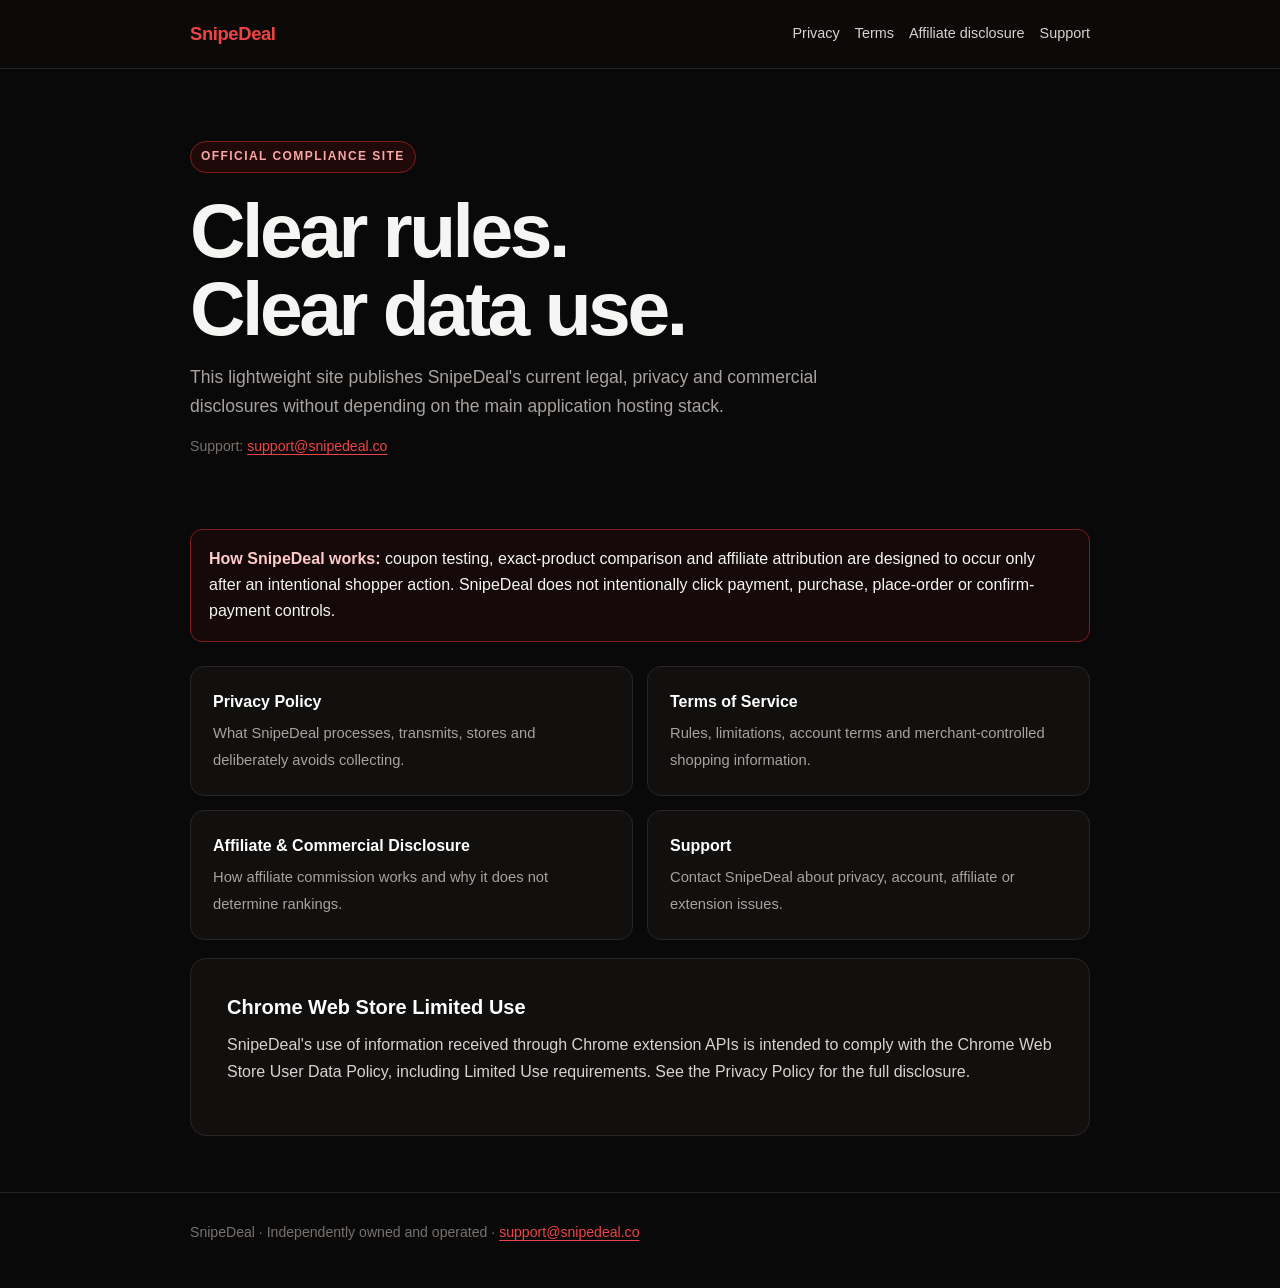
<file: index.html>
<!doctype html><html lang="en"><head><meta charset="utf-8"><meta name="viewport" content="width=device-width,initial-scale=1"><title>SnipeDeal — Legal & Support</title><meta name="description" content="Official SnipeDeal privacy, terms, affiliate disclosure and support information."><link rel="stylesheet" href="./styles.css"></head><body><header class="top"><div class="wrap nav"><a class="brand" href="./">SnipeDeal</a><nav class="links" aria-label="Legal navigation"><a href="./privacy/">Privacy</a><a href="./terms/">Terms</a><a href="./disclosure/">Affiliate disclosure</a><a href="./support/">Support</a></nav></div></header><main class="wrap"><div class="hero"><span class="eyebrow">Official compliance site</span><h1>Clear rules.<br>Clear data use.</h1><p class="lead">This lightweight site publishes SnipeDeal's current legal, privacy and commercial disclosures without depending on the main application hosting stack.</p><p class="meta">Support: <a href="mailto:support@snipedeal.co">support@snipedeal.co</a></p></div><div class="notice"><strong>How SnipeDeal works:</strong> coupon testing, exact-product comparison and affiliate attribution are designed to occur only after an intentional shopper action. SnipeDeal does not intentionally click payment, purchase, place-order or confirm-payment controls.</div><div class="grid"><a class="tile" href="./privacy/"><strong>Privacy Policy</strong><span>What SnipeDeal processes, transmits, stores and deliberately avoids collecting.</span></a><a class="tile" href="./terms/"><strong>Terms of Service</strong><span>Rules, limitations, account terms and merchant-controlled shopping information.</span></a><a class="tile" href="./disclosure/"><strong>Affiliate & Commercial Disclosure</strong><span>How affiliate commission works and why it does not determine rankings.</span></a><a class="tile" href="./support/"><strong>Support</strong><span>Contact SnipeDeal about privacy, account, affiliate or extension issues.</span></a></div><div class="card"><h2>Chrome Web Store Limited Use</h2><p>SnipeDeal's use of information received through Chrome extension APIs is intended to comply with the Chrome Web Store User Data Policy, including Limited Use requirements. See the Privacy Policy for the full disclosure.</p></div></main><footer class="footer"><div class="wrap">SnipeDeal · Independently owned and operated · <a href="mailto:support@snipedeal.co">support@snipedeal.co</a></div></footer></body></html>
</file>
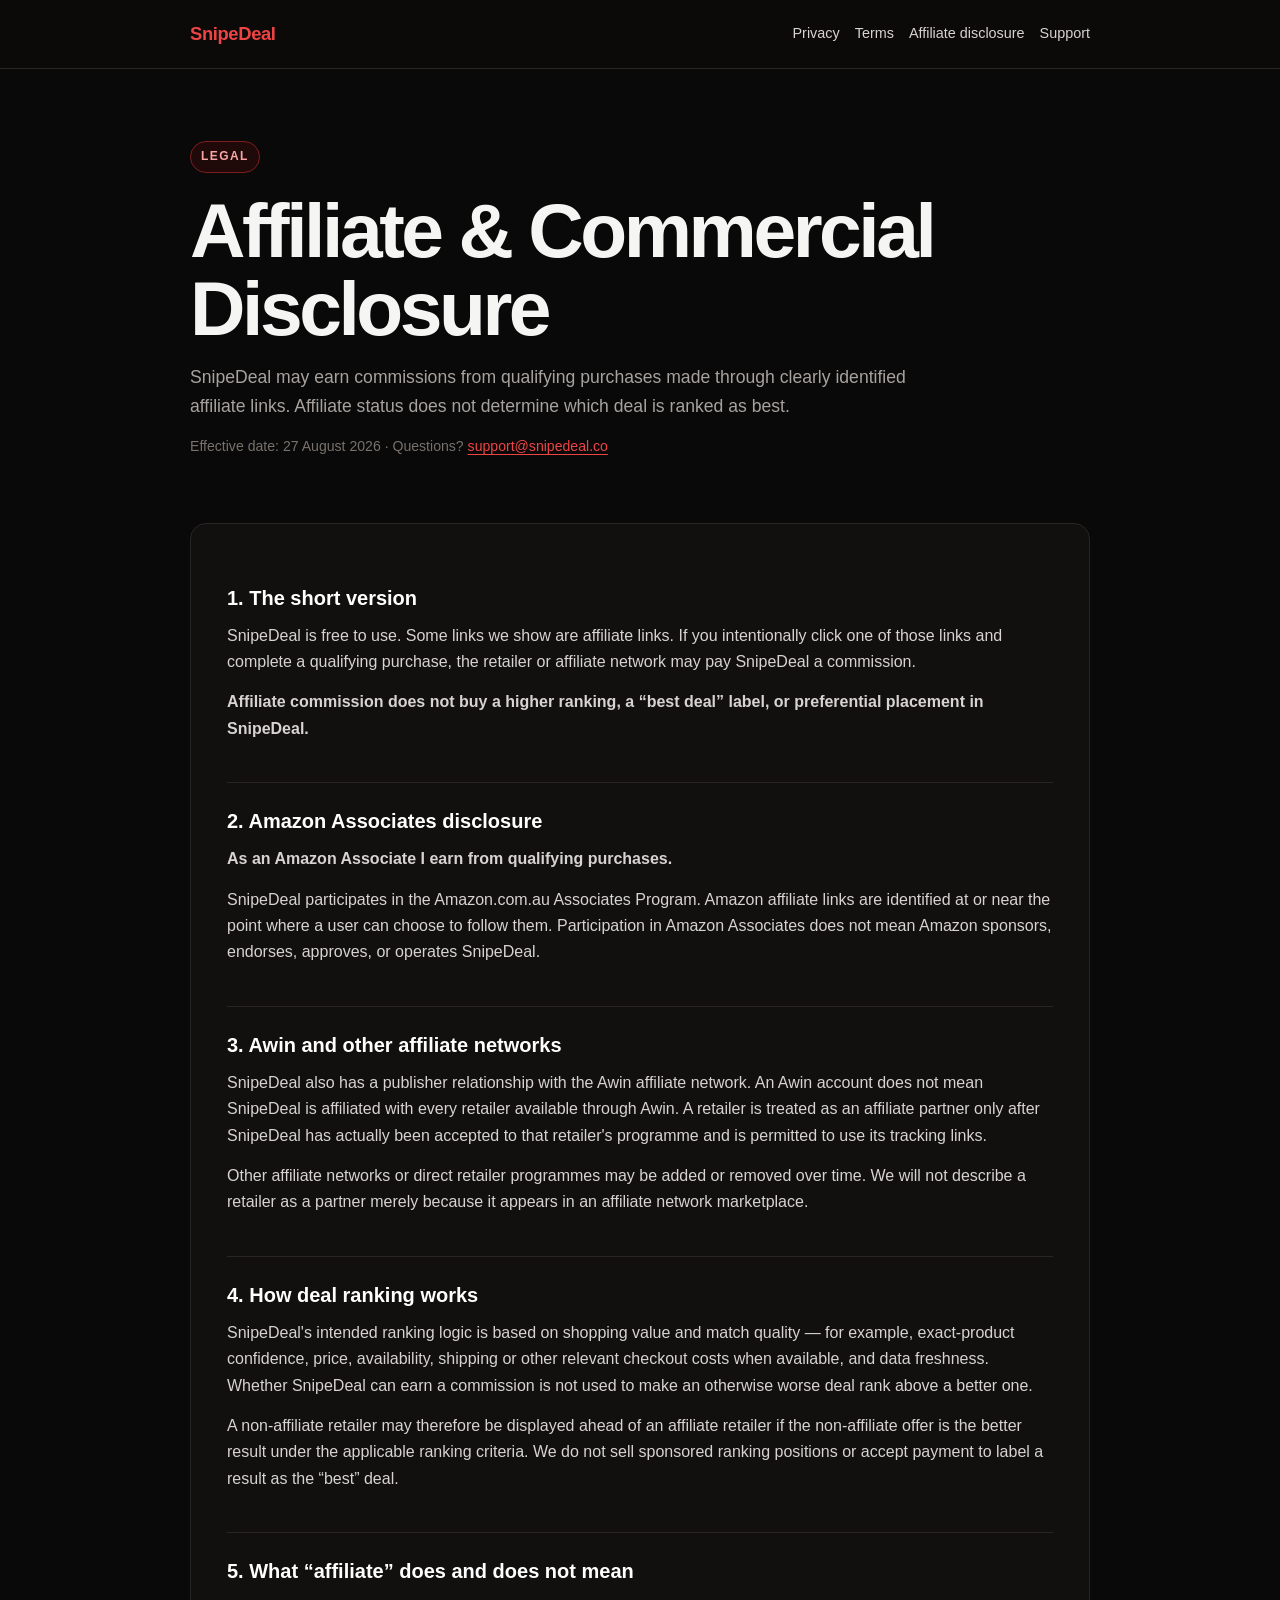
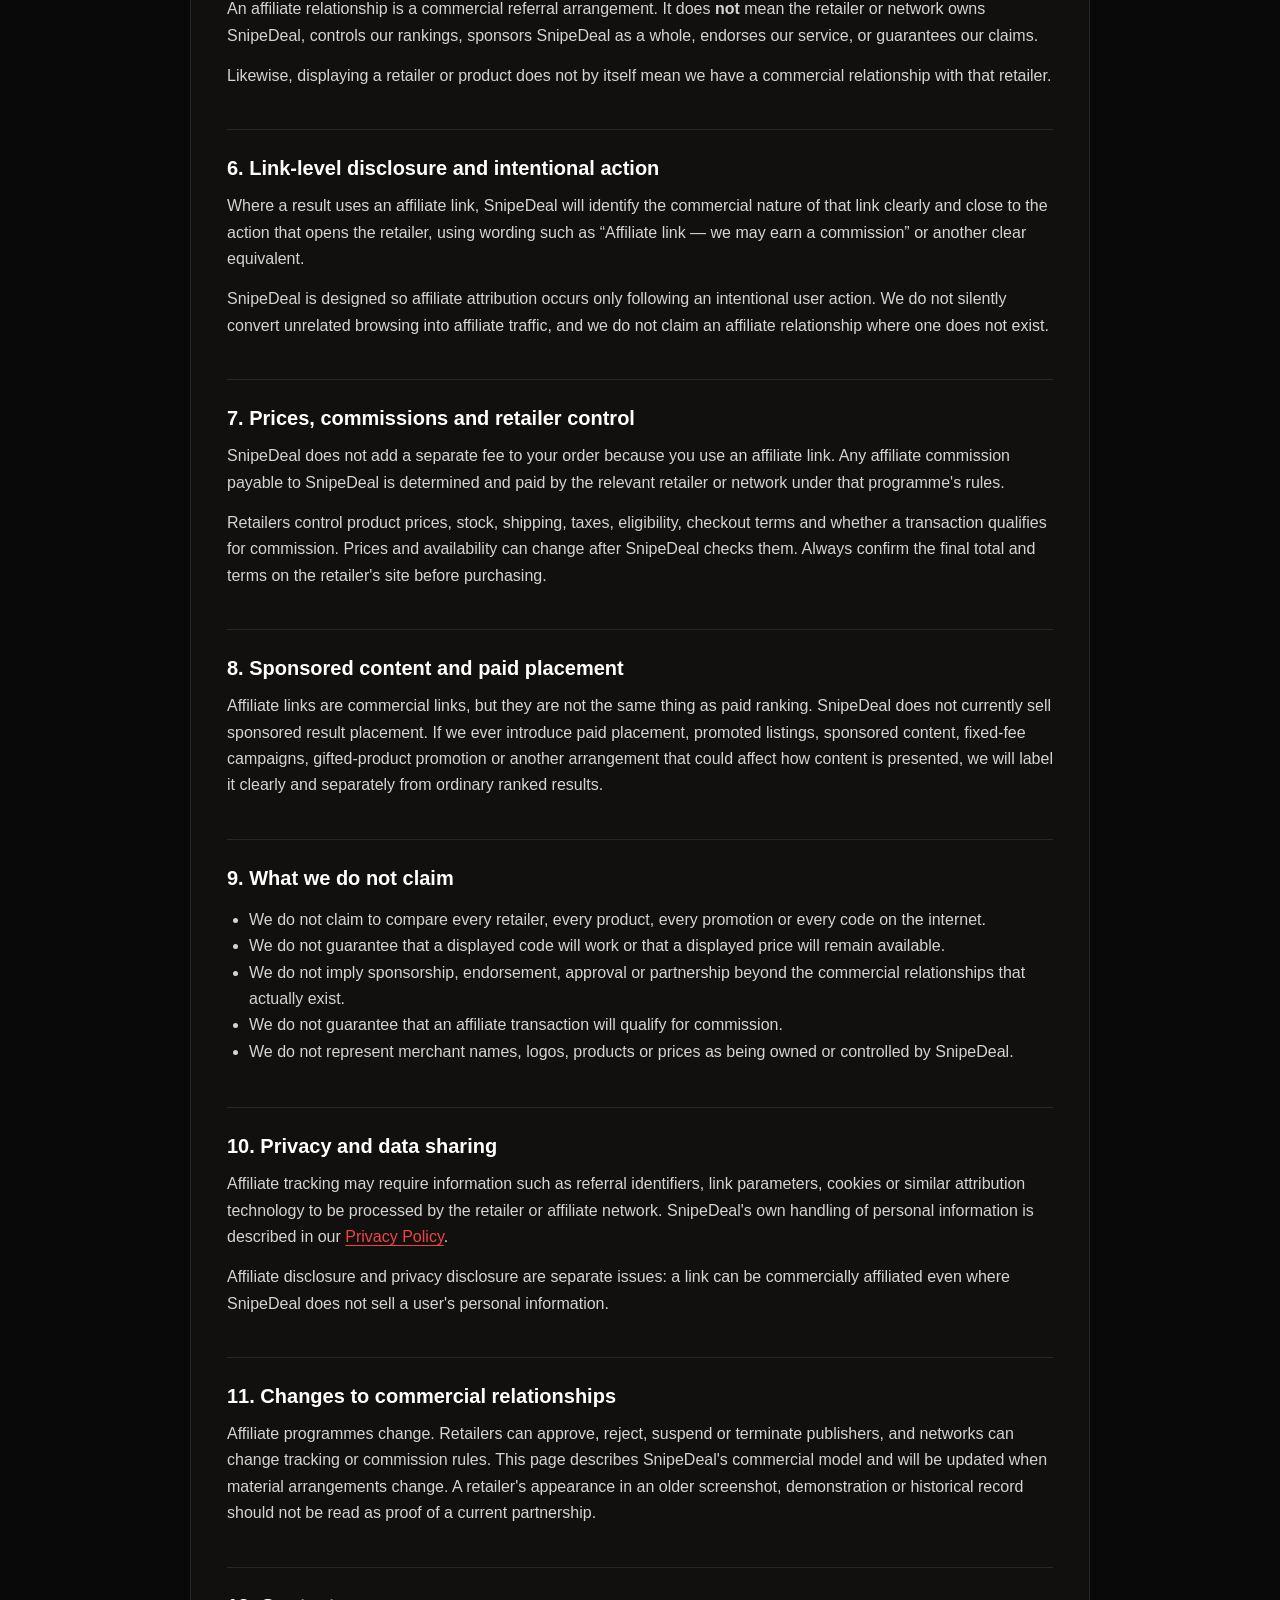
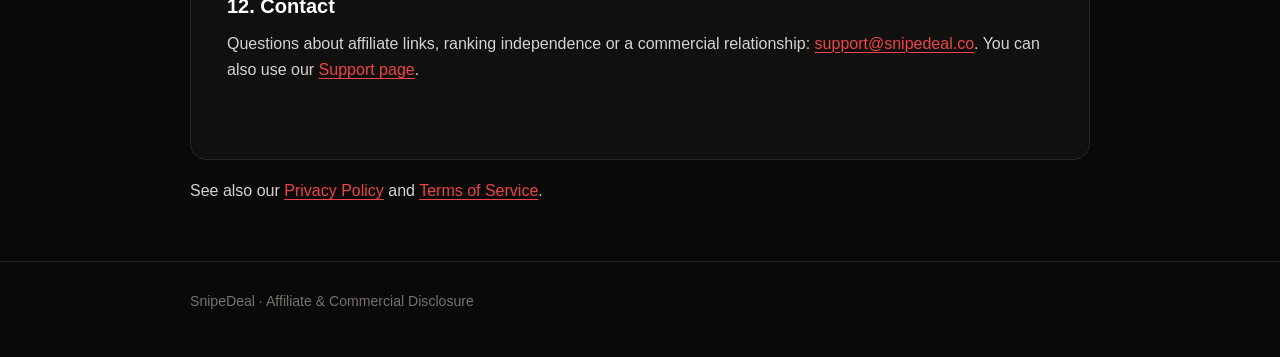
<file: disclosure/index.html>
<!doctype html><html lang="en"><head><meta charset="utf-8"><meta name="viewport" content="width=device-width,initial-scale=1"><title>Affiliate & Commercial Disclosure — SnipeDeal</title><meta name="description" content="How SnipeDeal uses affiliate links while keeping deal ranking independent from commission."><link rel="stylesheet" href="../styles.css"></head><body><header class="top"><div class="wrap nav"><a class="brand" href="../">SnipeDeal</a><nav class="links"><a href="../privacy/">Privacy</a><a href="../terms/">Terms</a><a href="../disclosure/">Affiliate disclosure</a><a href="../support/">Support</a></nav></div></header><main class="wrap"><div class="hero"><span class="eyebrow">Legal</span><h1>Affiliate & Commercial Disclosure</h1><p class="lead">SnipeDeal may earn commissions from qualifying purchases made through clearly identified affiliate links. Affiliate status does not determine which deal is ranked as best.</p><p class="meta">Effective date: <time datetime="2026-08-27">27 August 2026</time> · Questions? <a href="mailto:support@snipedeal.co">support@snipedeal.co</a></p></div><article class="card policy"><section><h2>1. The short version</h2><p>SnipeDeal is free to use. Some links we show are affiliate links. If you intentionally click one of those links and complete a qualifying purchase, the retailer or affiliate network may pay SnipeDeal a commission.</p><p><strong>Affiliate commission does not buy a higher ranking, a “best deal” label, or preferential placement in SnipeDeal.</strong></p></section><section><h2>2. Amazon Associates disclosure</h2><p><strong>As an Amazon Associate I earn from qualifying purchases.</strong></p><p>SnipeDeal participates in the Amazon.com.au Associates Program. Amazon affiliate links are identified at or near the point where a user can choose to follow them. Participation in Amazon Associates does not mean Amazon sponsors, endorses, approves, or operates SnipeDeal.</p></section><section><h2>3. Awin and other affiliate networks</h2><p>SnipeDeal also has a publisher relationship with the Awin affiliate network. An Awin account does not mean SnipeDeal is affiliated with every retailer available through Awin. A retailer is treated as an affiliate partner only after SnipeDeal has actually been accepted to that retailer's programme and is permitted to use its tracking links.</p><p>Other affiliate networks or direct retailer programmes may be added or removed over time. We will not describe a retailer as a partner merely because it appears in an affiliate network marketplace.</p></section><section><h2>4. How deal ranking works</h2><p>SnipeDeal's intended ranking logic is based on shopping value and match quality — for example, exact-product confidence, price, availability, shipping or other relevant checkout costs when available, and data freshness. Whether SnipeDeal can earn a commission is not used to make an otherwise worse deal rank above a better one.</p><p>A non-affiliate retailer may therefore be displayed ahead of an affiliate retailer if the non-affiliate offer is the better result under the applicable ranking criteria. We do not sell sponsored ranking positions or accept payment to label a result as the “best” deal.</p></section><section><h2>5. What “affiliate” does and does not mean</h2><p>An affiliate relationship is a commercial referral arrangement. It does <strong>not</strong> mean the retailer or network owns SnipeDeal, controls our rankings, sponsors SnipeDeal as a whole, endorses our service, or guarantees our claims.</p><p>Likewise, displaying a retailer or product does not by itself mean we have a commercial relationship with that retailer.</p></section><section><h2>6. Link-level disclosure and intentional action</h2><p>Where a result uses an affiliate link, SnipeDeal will identify the commercial nature of that link clearly and close to the action that opens the retailer, using wording such as “Affiliate link — we may earn a commission” or another clear equivalent.</p><p>SnipeDeal is designed so affiliate attribution occurs only following an intentional user action. We do not silently convert unrelated browsing into affiliate traffic, and we do not claim an affiliate relationship where one does not exist.</p></section><section><h2>7. Prices, commissions and retailer control</h2><p>SnipeDeal does not add a separate fee to your order because you use an affiliate link. Any affiliate commission payable to SnipeDeal is determined and paid by the relevant retailer or network under that programme's rules.</p><p>Retailers control product prices, stock, shipping, taxes, eligibility, checkout terms and whether a transaction qualifies for commission. Prices and availability can change after SnipeDeal checks them. Always confirm the final total and terms on the retailer's site before purchasing.</p></section><section><h2>8. Sponsored content and paid placement</h2><p>Affiliate links are commercial links, but they are not the same thing as paid ranking. SnipeDeal does not currently sell sponsored result placement. If we ever introduce paid placement, promoted listings, sponsored content, fixed-fee campaigns, gifted-product promotion or another arrangement that could affect how content is presented, we will label it clearly and separately from ordinary ranked results.</p></section><section><h2>9. What we do not claim</h2><ul><li>We do not claim to compare every retailer, every product, every promotion or every code on the internet.</li><li>We do not guarantee that a displayed code will work or that a displayed price will remain available.</li><li>We do not imply sponsorship, endorsement, approval or partnership beyond the commercial relationships that actually exist.</li><li>We do not guarantee that an affiliate transaction will qualify for commission.</li><li>We do not represent merchant names, logos, products or prices as being owned or controlled by SnipeDeal.</li></ul></section><section><h2>10. Privacy and data sharing</h2><p>Affiliate tracking may require information such as referral identifiers, link parameters, cookies or similar attribution technology to be processed by the retailer or affiliate network. SnipeDeal's own handling of personal information is described in our <a href="../privacy/">Privacy Policy</a>.</p><p>Affiliate disclosure and privacy disclosure are separate issues: a link can be commercially affiliated even where SnipeDeal does not sell a user's personal information.</p></section><section><h2>11. Changes to commercial relationships</h2><p>Affiliate programmes change. Retailers can approve, reject, suspend or terminate publishers, and networks can change tracking or commission rules. This page describes SnipeDeal's commercial model and will be updated when material arrangements change. A retailer's appearance in an older screenshot, demonstration or historical record should not be read as proof of a current partnership.</p></section><section><h2>12. Contact</h2><p>Questions about affiliate links, ranking independence or a commercial relationship: <a href="mailto:support@snipedeal.co">support@snipedeal.co</a>. You can also use our <a href="../support/">Support page</a>.</p></section></article><p>See also our <a href="../privacy/">Privacy Policy</a> and <a href="../terms/">Terms of Service</a>.</p></main><footer class="footer"><div class="wrap">SnipeDeal · Affiliate & Commercial Disclosure</div></footer></body></html>
</file>
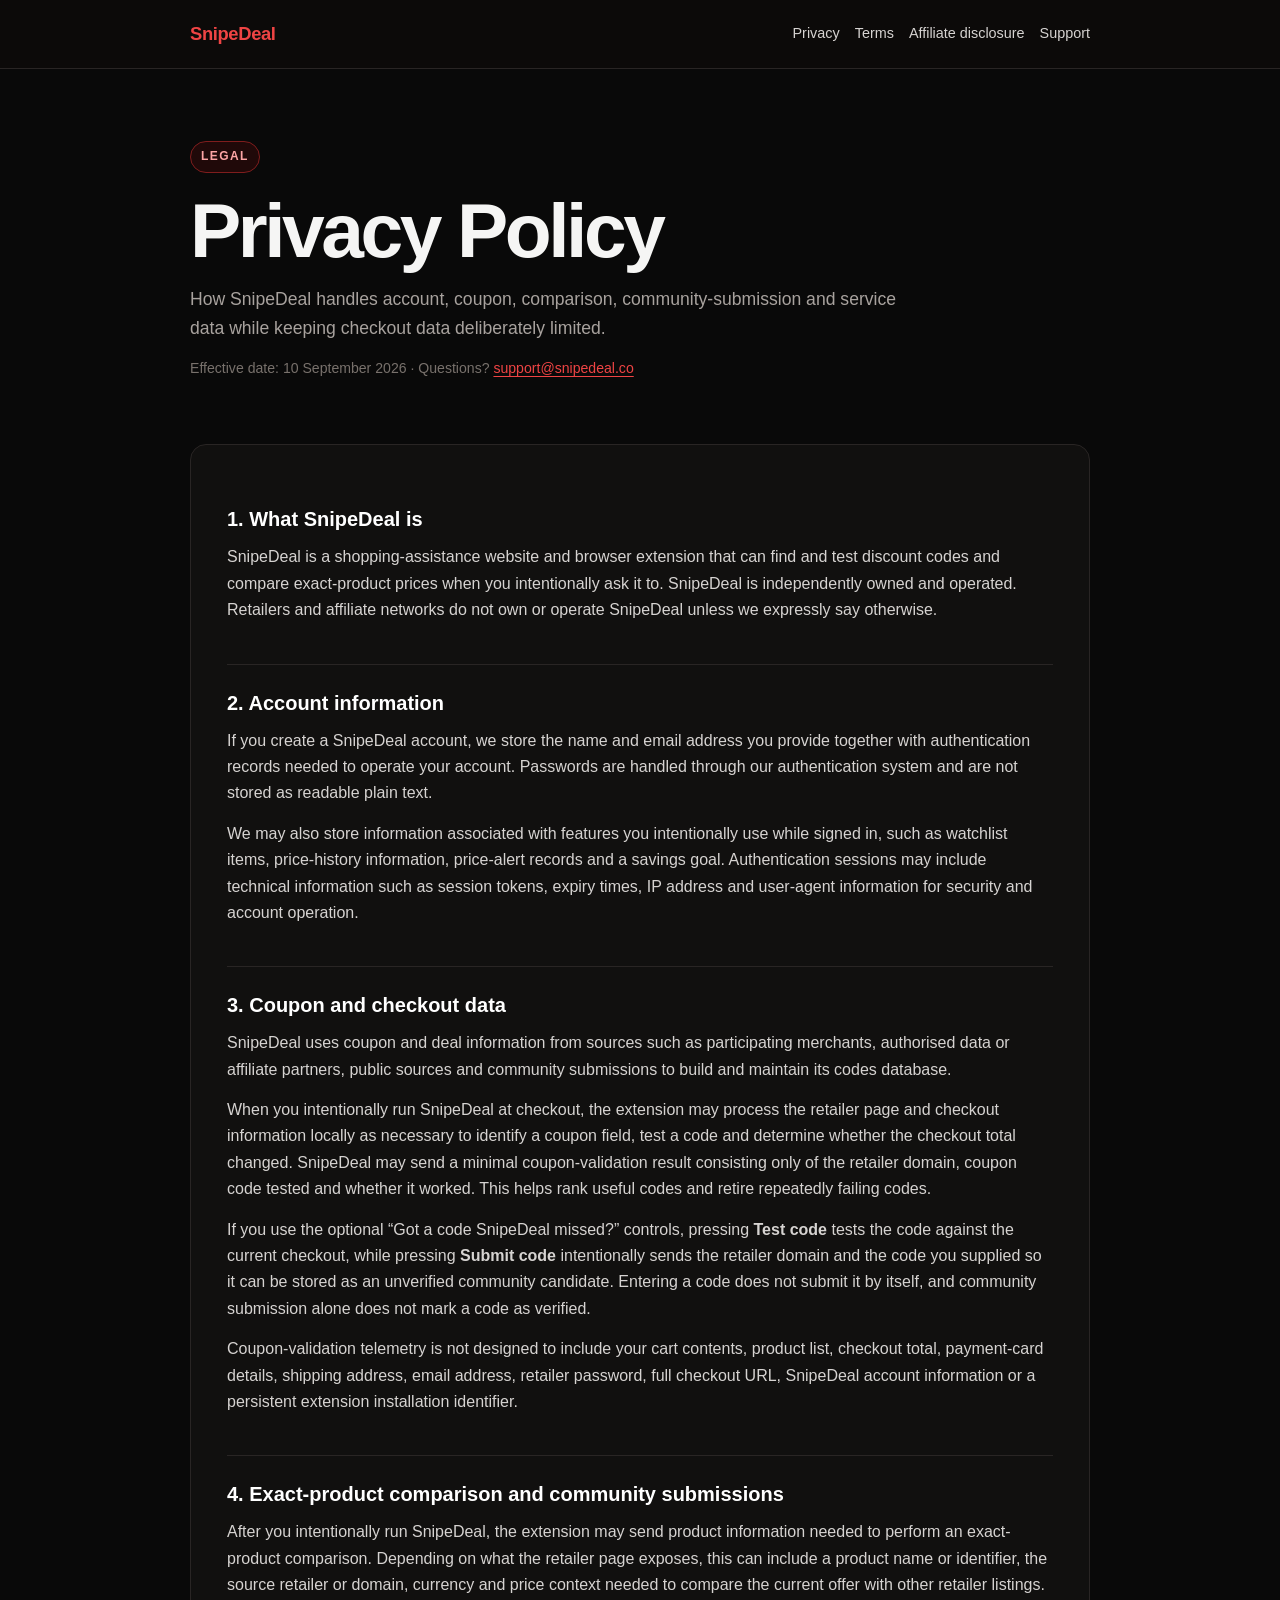
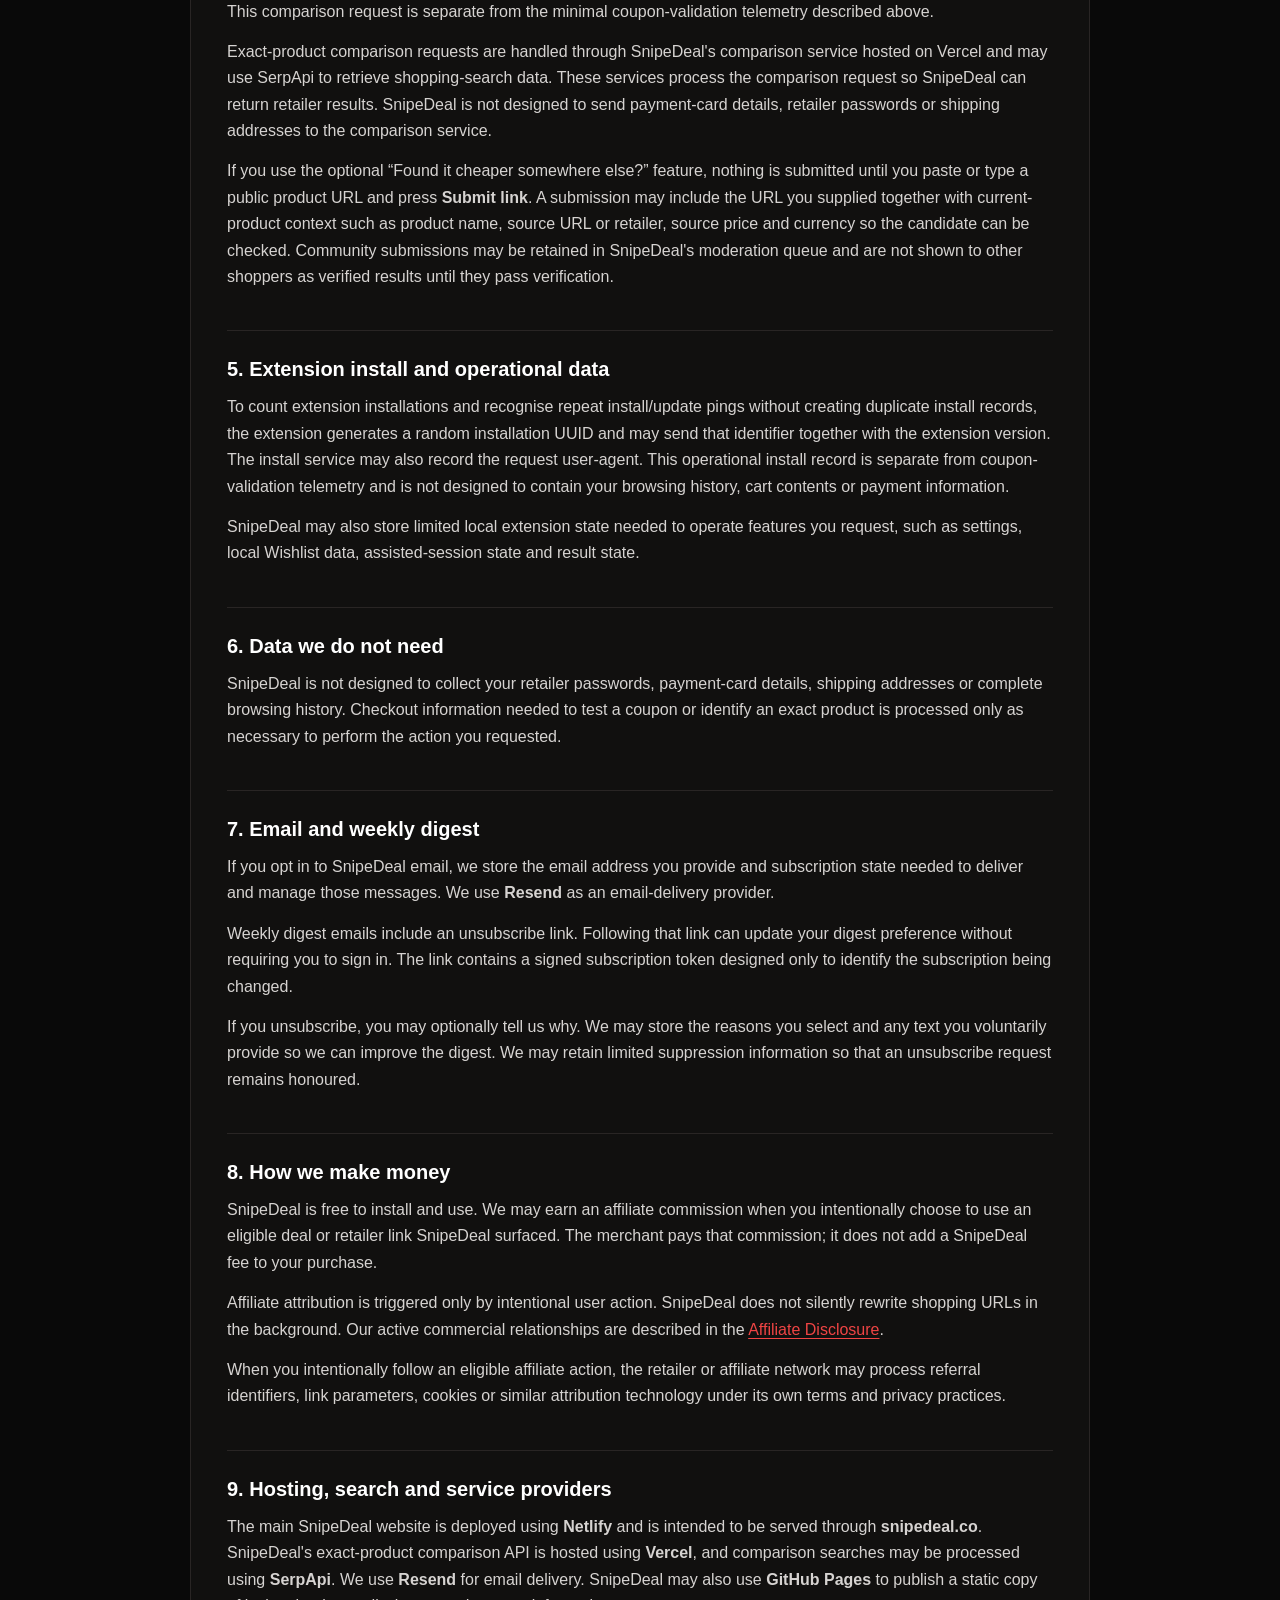
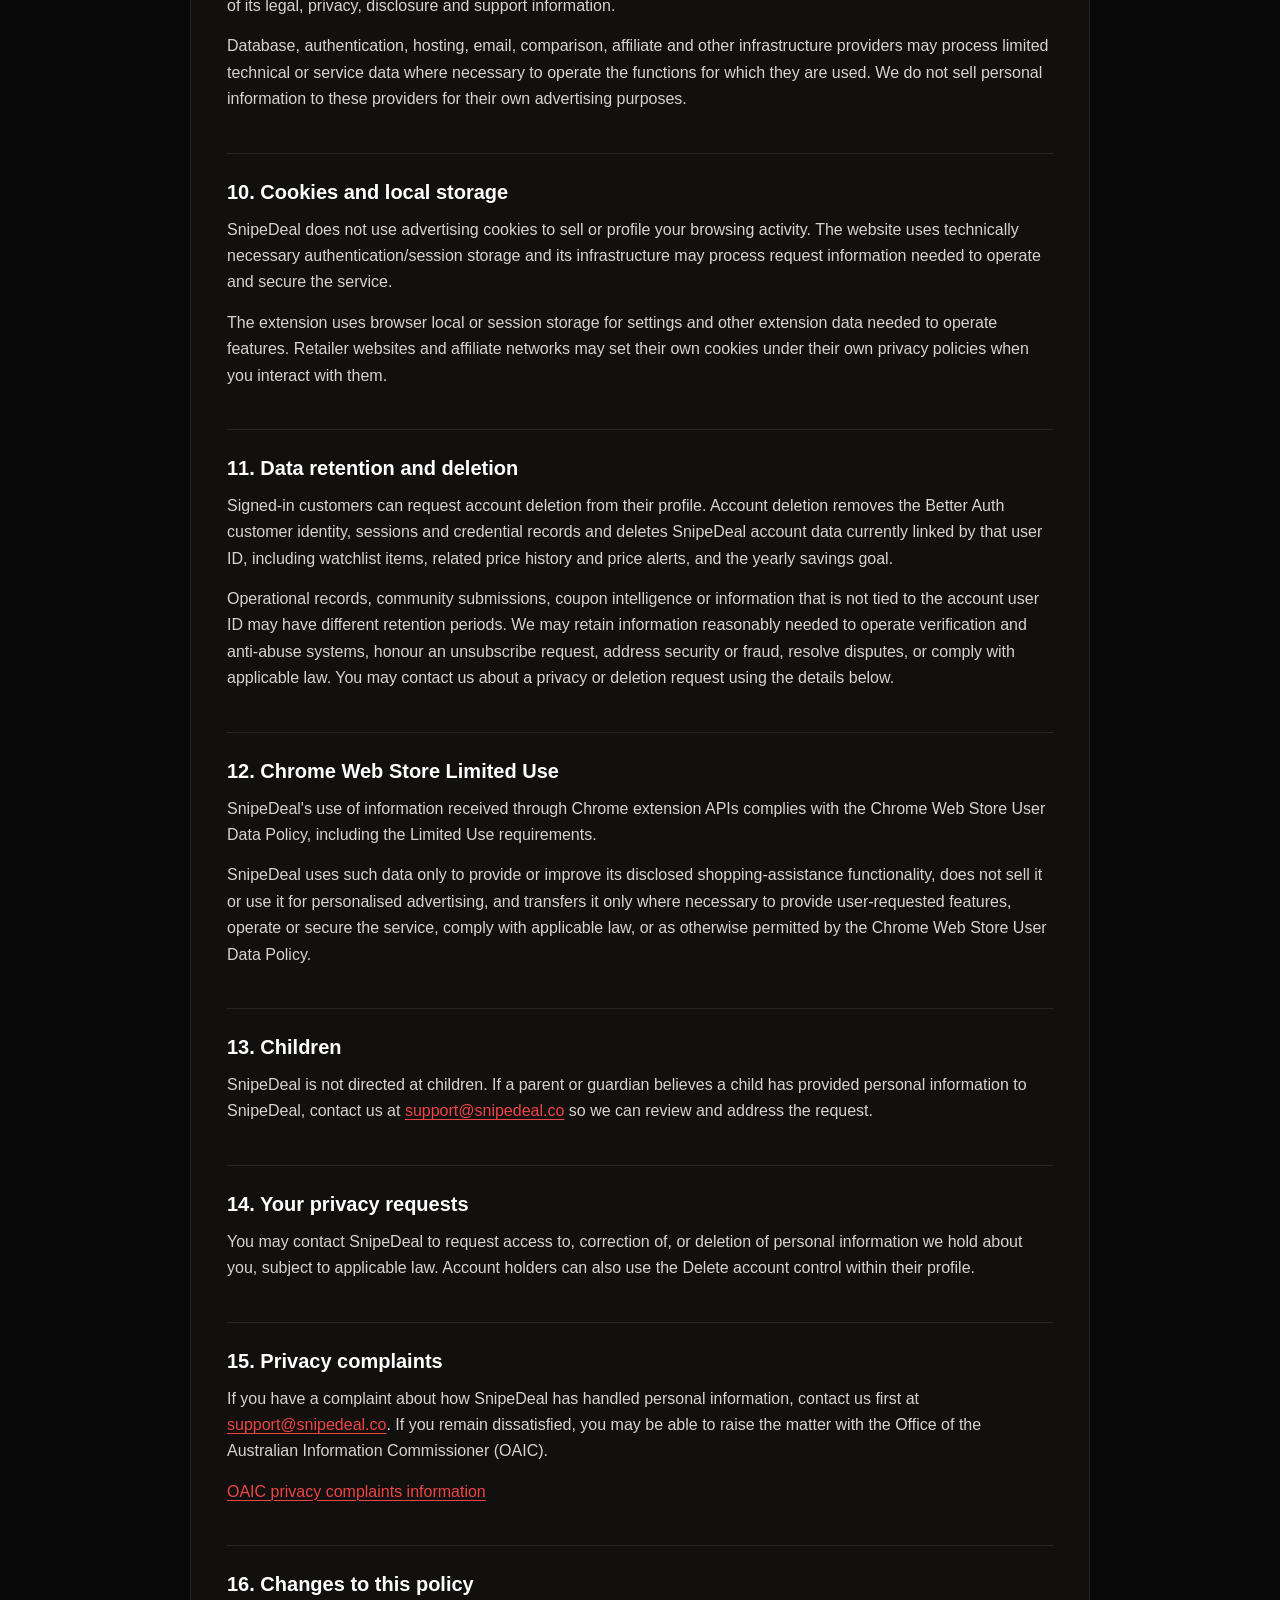
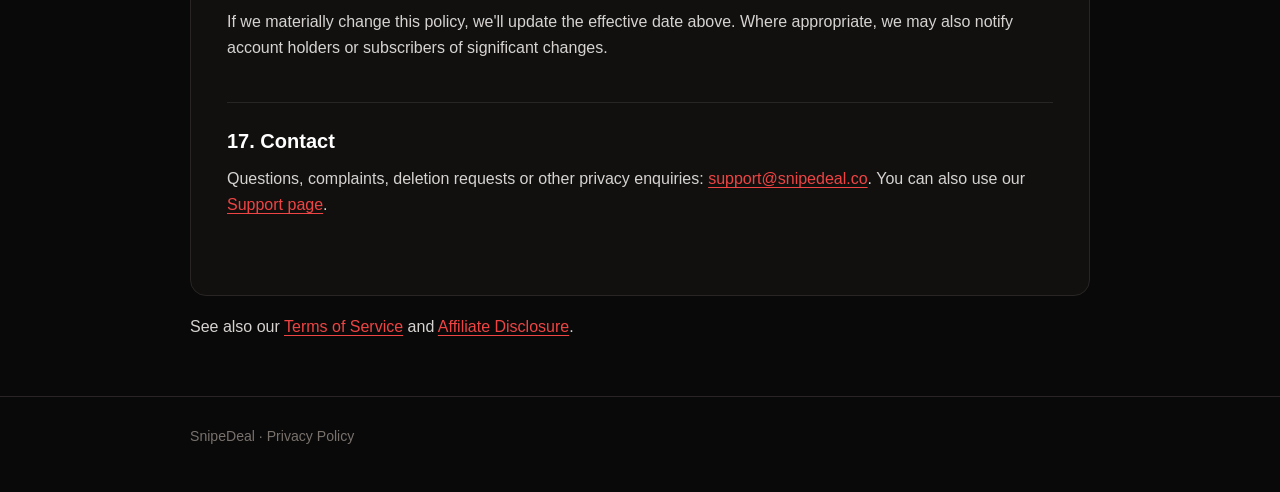
<file: privacy/index.html>
<!doctype html><html lang="en"><head><meta charset="utf-8"><meta name="viewport" content="width=device-width,initial-scale=1"><title>Privacy Policy — SnipeDeal</title><meta name="description" content="How SnipeDeal handles account, coupon, comparison, community-submission and service data while keeping checkout data deliberately limited."><link rel="stylesheet" href="../styles.css"></head><body><header class="top"><div class="wrap nav"><a class="brand" href="../">SnipeDeal</a><nav class="links"><a href="../privacy/">Privacy</a><a href="../terms/">Terms</a><a href="../disclosure/">Affiliate disclosure</a><a href="../support/">Support</a></nav></div></header><main class="wrap"><div class="hero"><span class="eyebrow">Legal</span><h1>Privacy Policy</h1><p class="lead">How SnipeDeal handles account, coupon, comparison, community-submission and service data while keeping checkout data deliberately limited.</p><p class="meta">Effective date: <time datetime="2026-09-10">10 September 2026</time> · Questions? <a href="mailto:support@snipedeal.co">support@snipedeal.co</a></p></div><article class="card policy"><section><h2>1. What SnipeDeal is</h2><p>SnipeDeal is a shopping-assistance website and browser extension that can find and test discount codes and compare exact-product prices when you intentionally ask it to. SnipeDeal is independently owned and operated. Retailers and affiliate networks do not own or operate SnipeDeal unless we expressly say otherwise.</p></section><section><h2>2. Account information</h2><p>If you create a SnipeDeal account, we store the name and email address you provide together with authentication records needed to operate your account. Passwords are handled through our authentication system and are not stored as readable plain text.</p><p>We may also store information associated with features you intentionally use while signed in, such as watchlist items, price-history information, price-alert records and a savings goal. Authentication sessions may include technical information such as session tokens, expiry times, IP address and user-agent information for security and account operation.</p></section><section><h2>3. Coupon and checkout data</h2><p>SnipeDeal uses coupon and deal information from sources such as participating merchants, authorised data or affiliate partners, public sources and community submissions to build and maintain its codes database.</p><p>When you intentionally run SnipeDeal at checkout, the extension may process the retailer page and checkout information locally as necessary to identify a coupon field, test a code and determine whether the checkout total changed. SnipeDeal may send a minimal coupon-validation result consisting only of the retailer domain, coupon code tested and whether it worked. This helps rank useful codes and retire repeatedly failing codes.</p><p>If you use the optional “Got a code SnipeDeal missed?” controls, pressing <strong>Test code</strong> tests the code against the current checkout, while pressing <strong>Submit code</strong> intentionally sends the retailer domain and the code you supplied so it can be stored as an unverified community candidate. Entering a code does not submit it by itself, and community submission alone does not mark a code as verified.</p><p>Coupon-validation telemetry is not designed to include your cart contents, product list, checkout total, payment-card details, shipping address, email address, retailer password, full checkout URL, SnipeDeal account information or a persistent extension installation identifier.</p></section><section><h2>4. Exact-product comparison and community submissions</h2><p>After you intentionally run SnipeDeal, the extension may send product information needed to perform an exact-product comparison. Depending on what the retailer page exposes, this can include a product name or identifier, the source retailer or domain, currency and price context needed to compare the current offer with other retailer listings. This comparison request is separate from the minimal coupon-validation telemetry described above.</p><p>Exact-product comparison requests are handled through SnipeDeal's comparison service hosted on Vercel and may use SerpApi to retrieve shopping-search data. These services process the comparison request so SnipeDeal can return retailer results. SnipeDeal is not designed to send payment-card details, retailer passwords or shipping addresses to the comparison service.</p><p>If you use the optional “Found it cheaper somewhere else?” feature, nothing is submitted until you paste or type a public product URL and press <strong>Submit link</strong>. A submission may include the URL you supplied together with current-product context such as product name, source URL or retailer, source price and currency so the candidate can be checked. Community submissions may be retained in SnipeDeal's moderation queue and are not shown to other shoppers as verified results until they pass verification.</p></section><section><h2>5. Extension install and operational data</h2><p>To count extension installations and recognise repeat install/update pings without creating duplicate install records, the extension generates a random installation UUID and may send that identifier together with the extension version. The install service may also record the request user-agent. This operational install record is separate from coupon-validation telemetry and is not designed to contain your browsing history, cart contents or payment information.</p><p>SnipeDeal may also store limited local extension state needed to operate features you request, such as settings, local Wishlist data, assisted-session state and result state.</p></section><section><h2>6. Data we do not need</h2><p>SnipeDeal is not designed to collect your retailer passwords, payment-card details, shipping addresses or complete browsing history. Checkout information needed to test a coupon or identify an exact product is processed only as necessary to perform the action you requested.</p></section><section><h2>7. Email and weekly digest</h2><p>If you opt in to SnipeDeal email, we store the email address you provide and subscription state needed to deliver and manage those messages. We use <strong>Resend</strong> as an email-delivery provider.</p><p>Weekly digest emails include an unsubscribe link. Following that link can update your digest preference without requiring you to sign in. The link contains a signed subscription token designed only to identify the subscription being changed.</p><p>If you unsubscribe, you may optionally tell us why. We may store the reasons you select and any text you voluntarily provide so we can improve the digest. We may retain limited suppression information so that an unsubscribe request remains honoured.</p></section><section><h2>8. How we make money</h2><p>SnipeDeal is free to install and use. We may earn an affiliate commission when you intentionally choose to use an eligible deal or retailer link SnipeDeal surfaced. The merchant pays that commission; it does not add a SnipeDeal fee to your purchase.</p><p>Affiliate attribution is triggered only by intentional user action. SnipeDeal does not silently rewrite shopping URLs in the background. Our active commercial relationships are described in the <a href="../disclosure/">Affiliate Disclosure</a>.</p><p>When you intentionally follow an eligible affiliate action, the retailer or affiliate network may process referral identifiers, link parameters, cookies or similar attribution technology under its own terms and privacy practices.</p></section><section><h2>9. Hosting, search and service providers</h2><p>The main SnipeDeal website is deployed using <strong>Netlify</strong> and is intended to be served through <strong>snipedeal.co</strong>. SnipeDeal's exact-product comparison API is hosted using <strong>Vercel</strong>, and comparison searches may be processed using <strong>SerpApi</strong>. We use <strong>Resend</strong> for email delivery. SnipeDeal may also use <strong>GitHub Pages</strong> to publish a static copy of its legal, privacy, disclosure and support information.</p><p>Database, authentication, hosting, email, comparison, affiliate and other infrastructure providers may process limited technical or service data where necessary to operate the functions for which they are used. We do not sell personal information to these providers for their own advertising purposes.</p></section><section><h2>10. Cookies and local storage</h2><p>SnipeDeal does not use advertising cookies to sell or profile your browsing activity. The website uses technically necessary authentication/session storage and its infrastructure may process request information needed to operate and secure the service.</p><p>The extension uses browser local or session storage for settings and other extension data needed to operate features. Retailer websites and affiliate networks may set their own cookies under their own privacy policies when you interact with them.</p></section><section><h2>11. Data retention and deletion</h2><p>Signed-in customers can request account deletion from their profile. Account deletion removes the Better Auth customer identity, sessions and credential records and deletes SnipeDeal account data currently linked by that user ID, including watchlist items, related price history and price alerts, and the yearly savings goal.</p><p>Operational records, community submissions, coupon intelligence or information that is not tied to the account user ID may have different retention periods. We may retain information reasonably needed to operate verification and anti-abuse systems, honour an unsubscribe request, address security or fraud, resolve disputes, or comply with applicable law. You may contact us about a privacy or deletion request using the details below.</p></section><section><h2>12. Chrome Web Store Limited Use</h2><p>SnipeDeal's use of information received through Chrome extension APIs complies with the Chrome Web Store User Data Policy, including the Limited Use requirements.</p><p>SnipeDeal uses such data only to provide or improve its disclosed shopping-assistance functionality, does not sell it or use it for personalised advertising, and transfers it only where necessary to provide user-requested features, operate or secure the service, comply with applicable law, or as otherwise permitted by the Chrome Web Store User Data Policy.</p></section><section><h2>13. Children</h2><p>SnipeDeal is not directed at children. If a parent or guardian believes a child has provided personal information to SnipeDeal, contact us at <a href="mailto:support@snipedeal.co">support@snipedeal.co</a> so we can review and address the request.</p></section><section><h2>14. Your privacy requests</h2><p>You may contact SnipeDeal to request access to, correction of, or deletion of personal information we hold about you, subject to applicable law. Account holders can also use the Delete account control within their profile.</p></section><section><h2>15. Privacy complaints</h2><p>If you have a complaint about how SnipeDeal has handled personal information, contact us first at <a href="mailto:support@snipedeal.co">support@snipedeal.co</a>. If you remain dissatisfied, you may be able to raise the matter with the Office of the Australian Information Commissioner (OAIC).</p><p><a href="https://www.oaic.gov.au/privacy/privacy-complaints" rel="noopener noreferrer">OAIC privacy complaints information</a></p></section><section><h2>16. Changes to this policy</h2><p>If we materially change this policy, we'll update the effective date above. Where appropriate, we may also notify account holders or subscribers of significant changes.</p></section><section><h2>17. Contact</h2><p>Questions, complaints, deletion requests or other privacy enquiries: <a href="mailto:support@snipedeal.co">support@snipedeal.co</a>. You can also use our <a href="../support/">Support page</a>.</p></section></article><p>See also our <a href="../terms/">Terms of Service</a> and <a href="../disclosure/">Affiliate Disclosure</a>.</p></main><footer class="footer"><div class="wrap">SnipeDeal · Privacy Policy</div></footer></body></html>
</file>
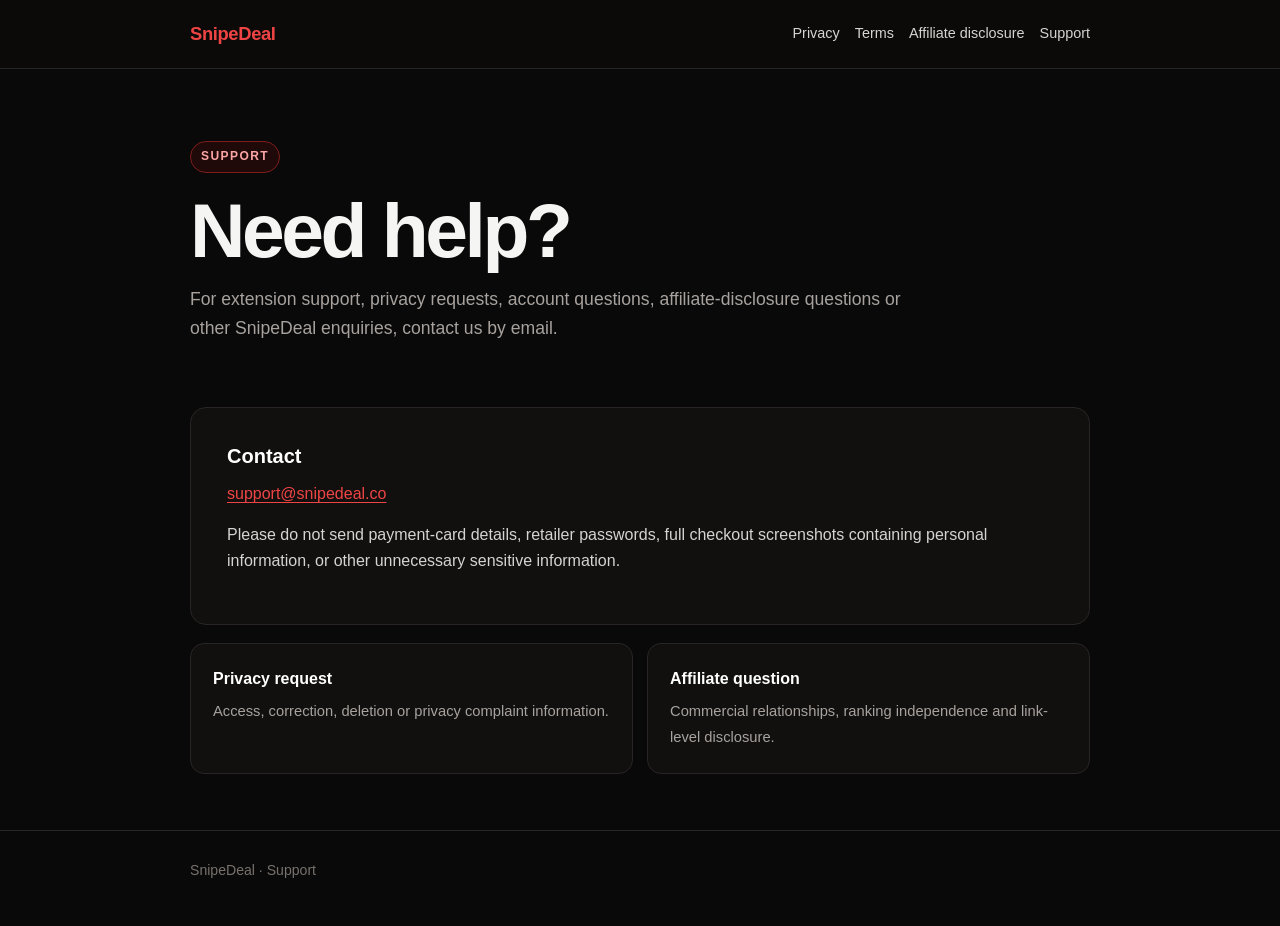
<file: support/index.html>
<!doctype html><html lang="en"><head><meta charset="utf-8"><meta name="viewport" content="width=device-width,initial-scale=1"><title>Support — SnipeDeal</title><meta name="description" content="Official SnipeDeal support and contact information."><link rel="stylesheet" href="../styles.css"></head><body><header class="top"><div class="wrap nav"><a class="brand" href="../">SnipeDeal</a><nav class="links"><a href="../privacy/">Privacy</a><a href="../terms/">Terms</a><a href="../disclosure/">Affiliate disclosure</a><a href="../support/">Support</a></nav></div></header><main class="wrap"><div class="hero"><span class="eyebrow">Support</span><h1>Need help?</h1><p class="lead">For extension support, privacy requests, account questions, affiliate-disclosure questions or other SnipeDeal enquiries, contact us by email.</p></div><div class="card"><h2>Contact</h2><p><a href="mailto:support@snipedeal.co">support@snipedeal.co</a></p><p>Please do not send payment-card details, retailer passwords, full checkout screenshots containing personal information, or other unnecessary sensitive information.</p></div><div class="grid"><a class="tile" href="../privacy/"><strong>Privacy request</strong><span>Access, correction, deletion or privacy complaint information.</span></a><a class="tile" href="../disclosure/"><strong>Affiliate question</strong><span>Commercial relationships, ranking independence and link-level disclosure.</span></a></div></main><footer class="footer"><div class="wrap">SnipeDeal · Support</div></footer></body></html>
</file>
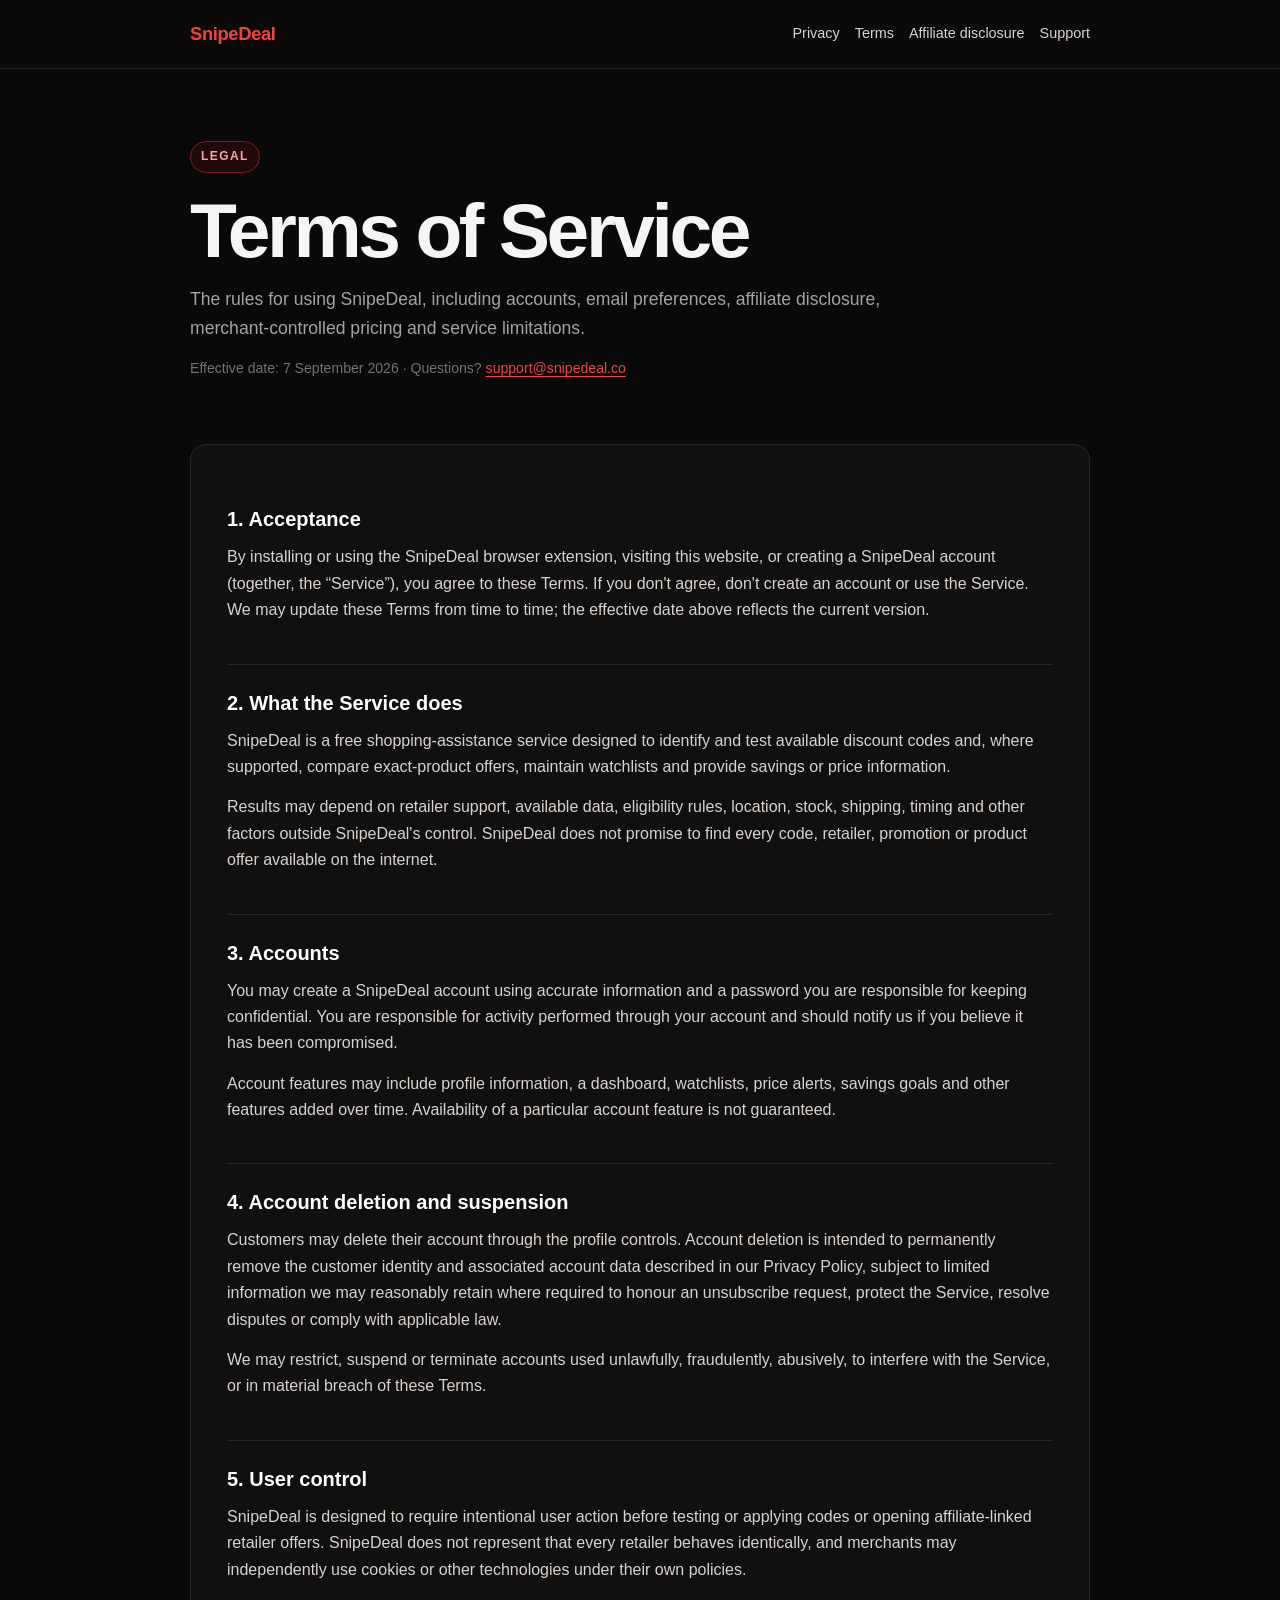
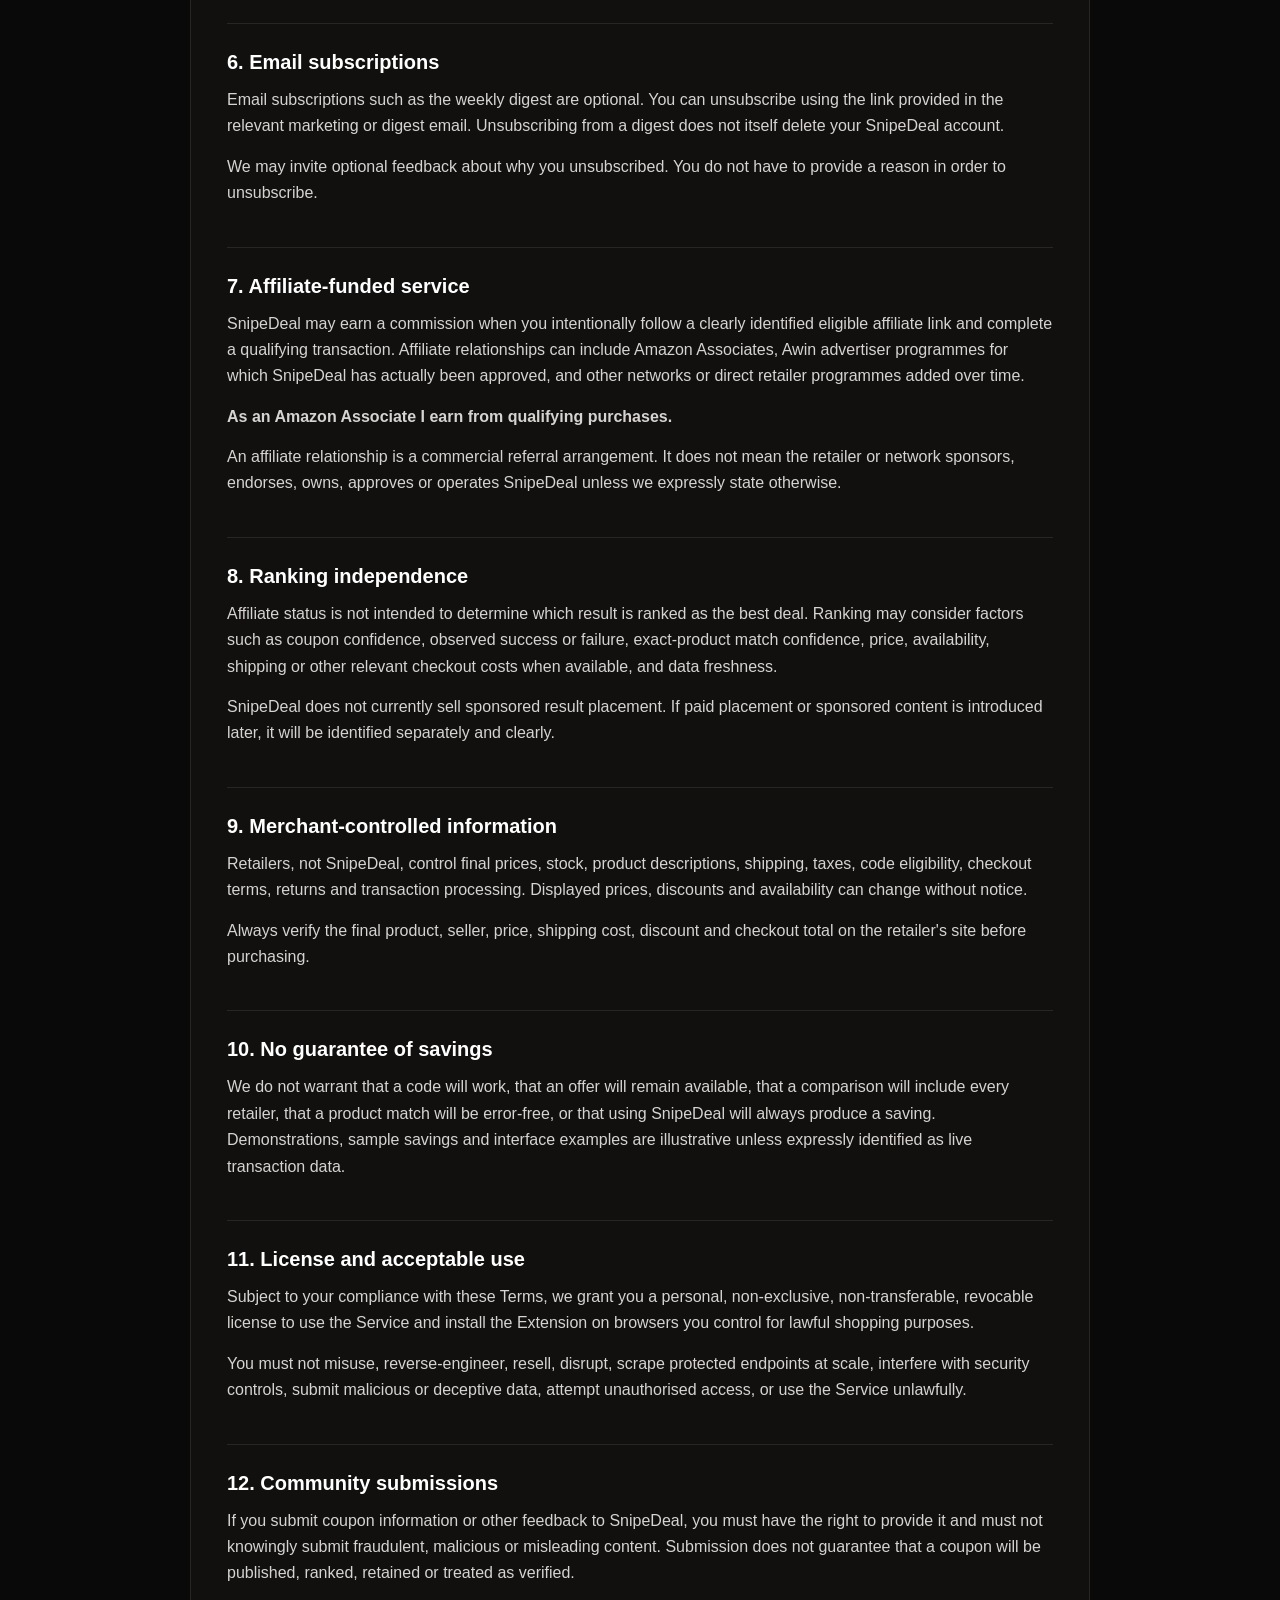
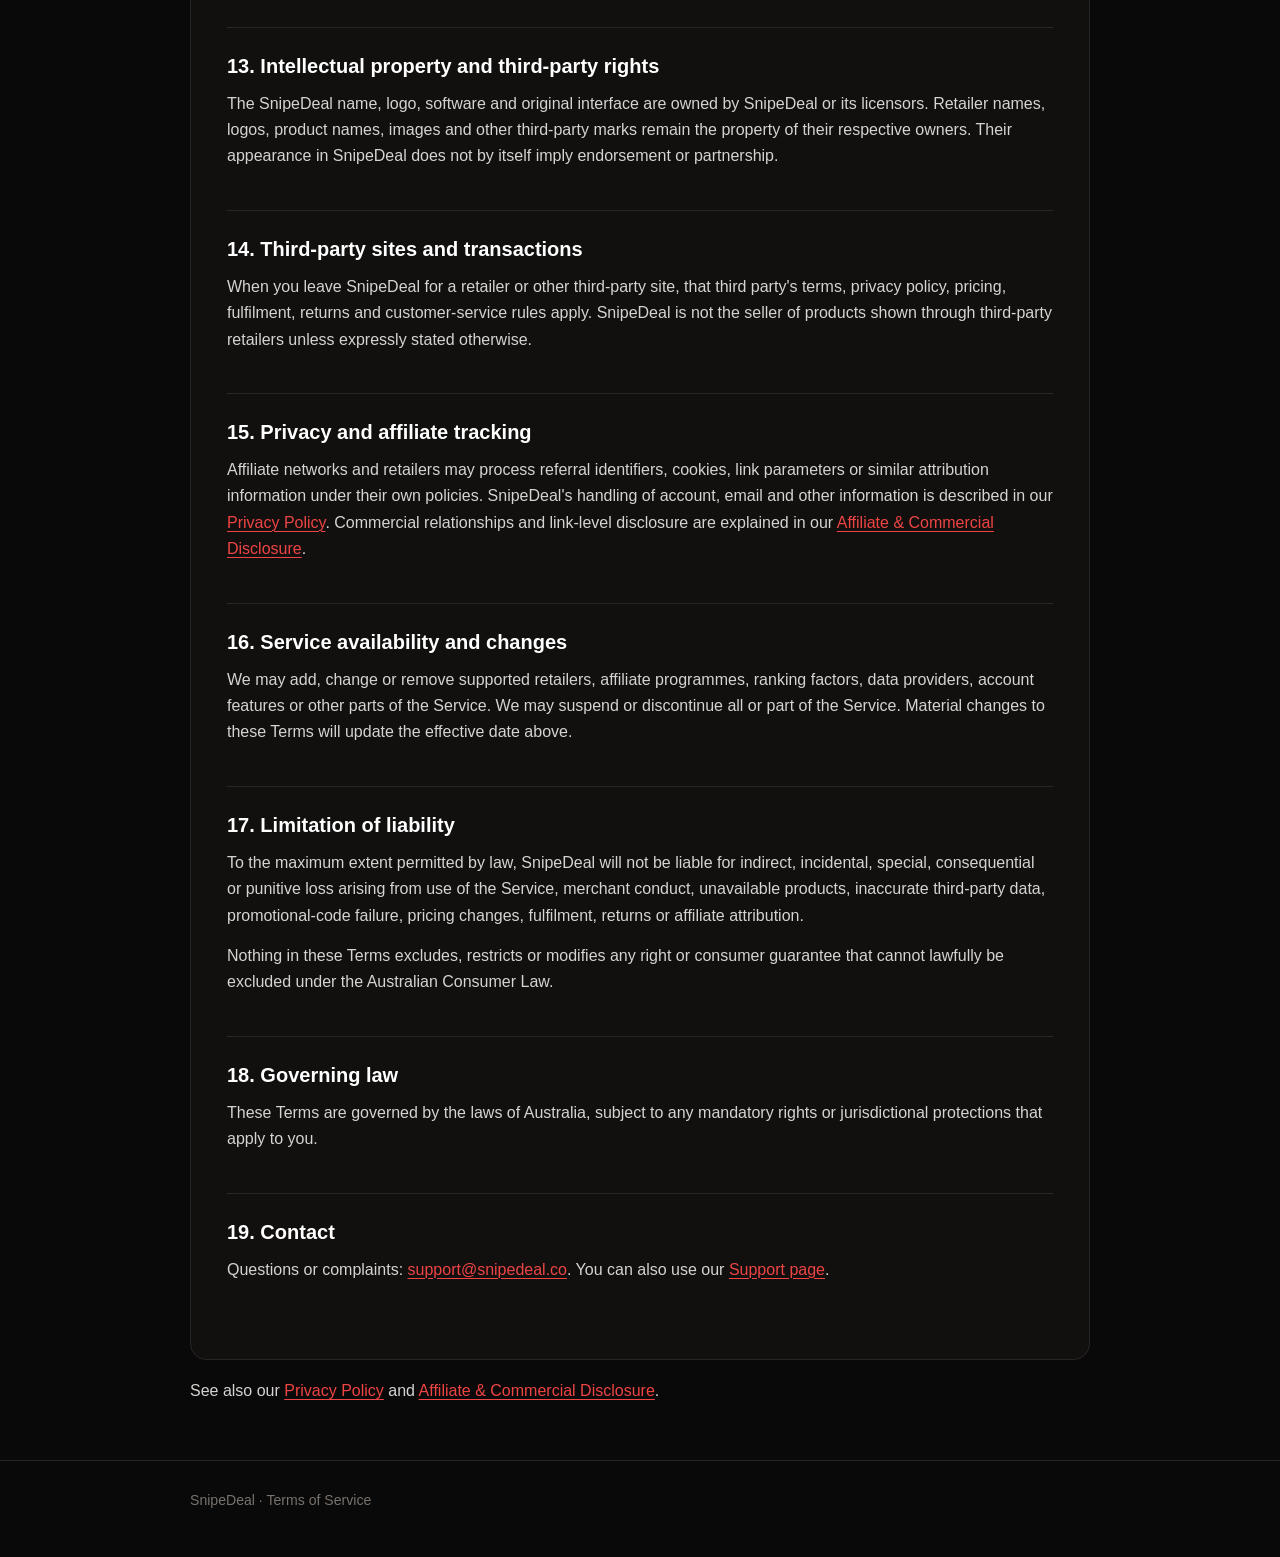
<file: terms/index.html>
<!doctype html><html lang="en"><head><meta charset="utf-8"><meta name="viewport" content="width=device-width,initial-scale=1"><title>Terms of Service — SnipeDeal</title><meta name="description" content="The rules for using SnipeDeal, including accounts, email preferences, affiliate disclosure, merchant-controlled pricing and service limitations."><link rel="stylesheet" href="../styles.css"></head><body><header class="top"><div class="wrap nav"><a class="brand" href="../">SnipeDeal</a><nav class="links"><a href="../privacy/">Privacy</a><a href="../terms/">Terms</a><a href="../disclosure/">Affiliate disclosure</a><a href="../support/">Support</a></nav></div></header><main class="wrap"><div class="hero"><span class="eyebrow">Legal</span><h1>Terms of Service</h1><p class="lead">The rules for using SnipeDeal, including accounts, email preferences, affiliate disclosure, merchant-controlled pricing and service limitations.</p><p class="meta">Effective date: <time datetime="2026-09-07">7 September 2026</time> · Questions? <a href="mailto:support@snipedeal.co">support@snipedeal.co</a></p></div><article class="card policy"><section><h2>1. Acceptance</h2><p>By installing or using the SnipeDeal browser extension, visiting this website, or creating a SnipeDeal account (together, the “Service”), you agree to these Terms. If you don't agree, don't create an account or use the Service. We may update these Terms from time to time; the effective date above reflects the current version.</p></section><section><h2>2. What the Service does</h2><p>SnipeDeal is a free shopping-assistance service designed to identify and test available discount codes and, where supported, compare exact-product offers, maintain watchlists and provide savings or price information.</p><p>Results may depend on retailer support, available data, eligibility rules, location, stock, shipping, timing and other factors outside SnipeDeal's control. SnipeDeal does not promise to find every code, retailer, promotion or product offer available on the internet.</p></section><section><h2>3. Accounts</h2><p>You may create a SnipeDeal account using accurate information and a password you are responsible for keeping confidential. You are responsible for activity performed through your account and should notify us if you believe it has been compromised.</p><p>Account features may include profile information, a dashboard, watchlists, price alerts, savings goals and other features added over time. Availability of a particular account feature is not guaranteed.</p></section><section><h2>4. Account deletion and suspension</h2><p>Customers may delete their account through the profile controls. Account deletion is intended to permanently remove the customer identity and associated account data described in our Privacy Policy, subject to limited information we may reasonably retain where required to honour an unsubscribe request, protect the Service, resolve disputes or comply with applicable law.</p><p>We may restrict, suspend or terminate accounts used unlawfully, fraudulently, abusively, to interfere with the Service, or in material breach of these Terms.</p></section><section><h2>5. User control</h2><p>SnipeDeal is designed to require intentional user action before testing or applying codes or opening affiliate-linked retailer offers. SnipeDeal does not represent that every retailer behaves identically, and merchants may independently use cookies or other technologies under their own policies.</p></section><section><h2>6. Email subscriptions</h2><p>Email subscriptions such as the weekly digest are optional. You can unsubscribe using the link provided in the relevant marketing or digest email. Unsubscribing from a digest does not itself delete your SnipeDeal account.</p><p>We may invite optional feedback about why you unsubscribed. You do not have to provide a reason in order to unsubscribe.</p></section><section><h2>7. Affiliate-funded service</h2><p>SnipeDeal may earn a commission when you intentionally follow a clearly identified eligible affiliate link and complete a qualifying transaction. Affiliate relationships can include Amazon Associates, Awin advertiser programmes for which SnipeDeal has actually been approved, and other networks or direct retailer programmes added over time.</p><p><strong>As an Amazon Associate I earn from qualifying purchases.</strong></p><p>An affiliate relationship is a commercial referral arrangement. It does not mean the retailer or network sponsors, endorses, owns, approves or operates SnipeDeal unless we expressly state otherwise.</p></section><section><h2>8. Ranking independence</h2><p>Affiliate status is not intended to determine which result is ranked as the best deal. Ranking may consider factors such as coupon confidence, observed success or failure, exact-product match confidence, price, availability, shipping or other relevant checkout costs when available, and data freshness.</p><p>SnipeDeal does not currently sell sponsored result placement. If paid placement or sponsored content is introduced later, it will be identified separately and clearly.</p></section><section><h2>9. Merchant-controlled information</h2><p>Retailers, not SnipeDeal, control final prices, stock, product descriptions, shipping, taxes, code eligibility, checkout terms, returns and transaction processing. Displayed prices, discounts and availability can change without notice.</p><p>Always verify the final product, seller, price, shipping cost, discount and checkout total on the retailer's site before purchasing.</p></section><section><h2>10. No guarantee of savings</h2><p>We do not warrant that a code will work, that an offer will remain available, that a comparison will include every retailer, that a product match will be error-free, or that using SnipeDeal will always produce a saving. Demonstrations, sample savings and interface examples are illustrative unless expressly identified as live transaction data.</p></section><section><h2>11. License and acceptable use</h2><p>Subject to your compliance with these Terms, we grant you a personal, non-exclusive, non-transferable, revocable license to use the Service and install the Extension on browsers you control for lawful shopping purposes.</p><p>You must not misuse, reverse-engineer, resell, disrupt, scrape protected endpoints at scale, interfere with security controls, submit malicious or deceptive data, attempt unauthorised access, or use the Service unlawfully.</p></section><section><h2>12. Community submissions</h2><p>If you submit coupon information or other feedback to SnipeDeal, you must have the right to provide it and must not knowingly submit fraudulent, malicious or misleading content. Submission does not guarantee that a coupon will be published, ranked, retained or treated as verified.</p></section><section><h2>13. Intellectual property and third-party rights</h2><p>The SnipeDeal name, logo, software and original interface are owned by SnipeDeal or its licensors. Retailer names, logos, product names, images and other third-party marks remain the property of their respective owners. Their appearance in SnipeDeal does not by itself imply endorsement or partnership.</p></section><section><h2>14. Third-party sites and transactions</h2><p>When you leave SnipeDeal for a retailer or other third-party site, that third party's terms, privacy policy, pricing, fulfilment, returns and customer-service rules apply. SnipeDeal is not the seller of products shown through third-party retailers unless expressly stated otherwise.</p></section><section><h2>15. Privacy and affiliate tracking</h2><p>Affiliate networks and retailers may process referral identifiers, cookies, link parameters or similar attribution information under their own policies. SnipeDeal's handling of account, email and other information is described in our <a href="../privacy/">Privacy Policy</a>. Commercial relationships and link-level disclosure are explained in our <a href="../disclosure/">Affiliate & Commercial Disclosure</a>.</p></section><section><h2>16. Service availability and changes</h2><p>We may add, change or remove supported retailers, affiliate programmes, ranking factors, data providers, account features or other parts of the Service. We may suspend or discontinue all or part of the Service. Material changes to these Terms will update the effective date above.</p></section><section><h2>17. Limitation of liability</h2><p>To the maximum extent permitted by law, SnipeDeal will not be liable for indirect, incidental, special, consequential or punitive loss arising from use of the Service, merchant conduct, unavailable products, inaccurate third-party data, promotional-code failure, pricing changes, fulfilment, returns or affiliate attribution.</p><p>Nothing in these Terms excludes, restricts or modifies any right or consumer guarantee that cannot lawfully be excluded under the Australian Consumer Law.</p></section><section><h2>18. Governing law</h2><p>These Terms are governed by the laws of Australia, subject to any mandatory rights or jurisdictional protections that apply to you.</p></section><section><h2>19. Contact</h2><p>Questions or complaints: <a href="mailto:support@snipedeal.co">support@snipedeal.co</a>. You can also use our <a href="../support/">Support page</a>.</p></section></article><p>See also our <a href="../privacy/">Privacy Policy</a> and <a href="../disclosure/">Affiliate & Commercial Disclosure</a>.</p></main><footer class="footer"><div class="wrap">SnipeDeal · Terms of Service</div></footer></body></html>
</file>
<file: styles.css>
*{box-sizing:border-box}html{color-scheme:dark}body{margin:0;background:#090909;color:#f5f5f4;font-family:-apple-system,BlinkMacSystemFont,"Segoe UI",Roboto,Helvetica,Arial,sans-serif;line-height:1.65}a{color:#ef4444;text-decoration-thickness:1px;text-underline-offset:3px}a:hover{color:#f87171}.wrap{width:min(900px,calc(100% - 32px));margin:0 auto}.top{border-bottom:1px solid #292524;background:#0c0a09;position:sticky;top:0;z-index:10}.nav{min-height:68px;display:flex;align-items:center;justify-content:space-between;gap:18px}.brand{font-weight:800;letter-spacing:-.02em;color:#ef4444;text-decoration:none;font-size:1.15rem}.links{display:flex;gap:15px;flex-wrap:wrap;font-size:.9rem}.links a{color:#d6d3d1;text-decoration:none}.links a:hover{color:#fff}.hero{padding:72px 0 32px}.eyebrow{display:inline-block;padding:5px 10px;border:1px solid #7f1d1d;border-radius:999px;color:#fca5a5;background:#450a0a66;font-size:.75rem;font-weight:700;text-transform:uppercase;letter-spacing:.12em}h1{font-size:clamp(2.2rem,7vw,4.8rem);line-height:1.02;letter-spacing:-.045em;margin:18px 0 16px}h2{font-size:1.25rem;line-height:1.25;margin:0 0 12px;color:#fff}p{margin:0 0 14px;color:#d6d3d1}.lead{font-size:1.1rem;max-width:720px;color:#a8a29e}.meta{font-size:.88rem;color:#78716c;margin-top:14px}.card{border:1px solid #292524;background:#11100f;border-radius:16px;padding:clamp(22px,4vw,36px);margin:18px 0}.policy section{padding:26px 0;border-bottom:1px solid #292524}.policy section:last-child{border-bottom:0}.notice{border:1px solid #7f1d1d;background:#450a0a33;border-radius:12px;padding:16px 18px;margin:24px 0}.notice strong{color:#fecaca}.grid{display:grid;grid-template-columns:repeat(2,minmax(0,1fr));gap:14px}.tile{display:block;border:1px solid #292524;border-radius:14px;padding:22px;background:#11100f;text-decoration:none}.tile strong{display:block;color:#fff;margin-bottom:5px}.tile span{color:#a8a29e;font-size:.92rem}.footer{border-top:1px solid #292524;margin-top:56px;padding:28px 0 44px;color:#78716c;font-size:.88rem}ul{color:#d6d3d1;padding-left:22px}.mono{font-family:ui-monospace,SFMono-Regular,Menlo,Monaco,Consolas,monospace;font-size:.82rem;color:#a8a29e;overflow-wrap:anywhere}@media(max-width:680px){.nav{align-items:flex-start;flex-direction:column;padding:16px 0}.top{position:static}.grid{grid-template-columns:1fr}.hero{padding-top:48px}}
</file>
